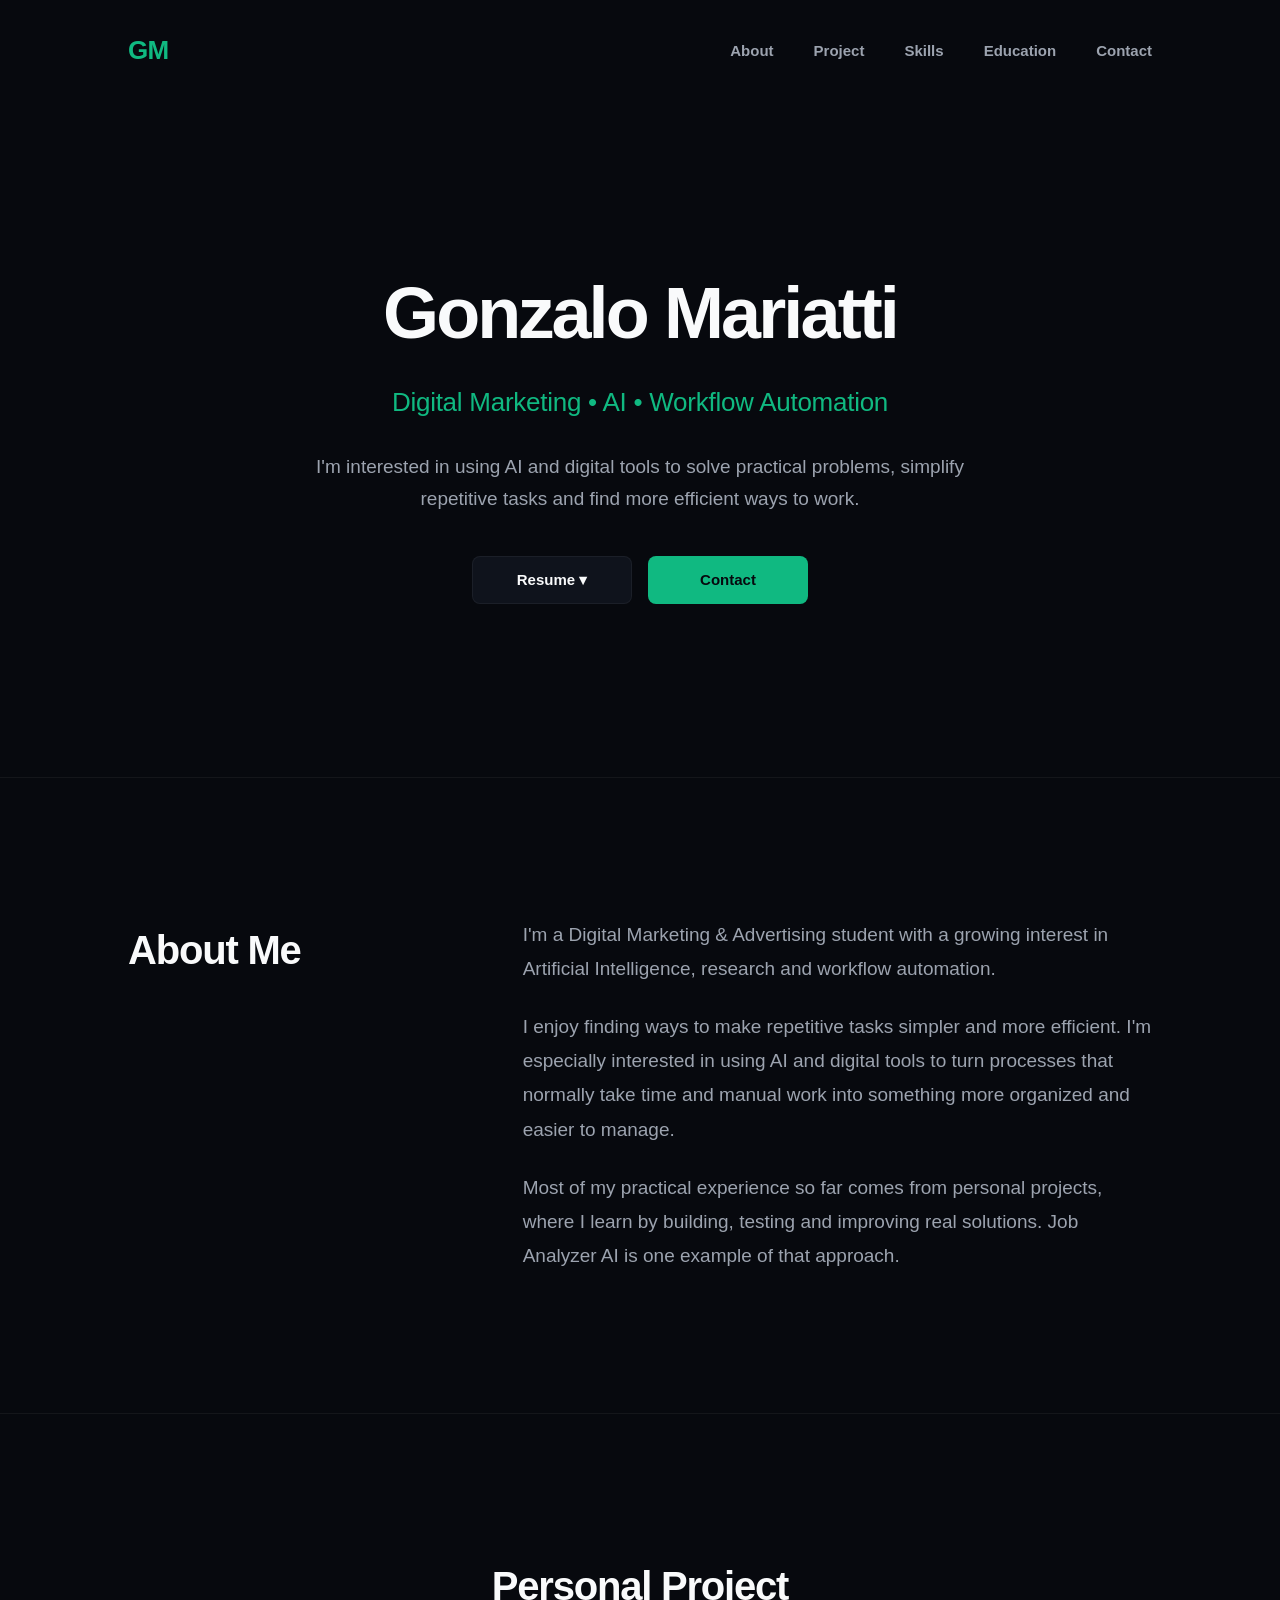
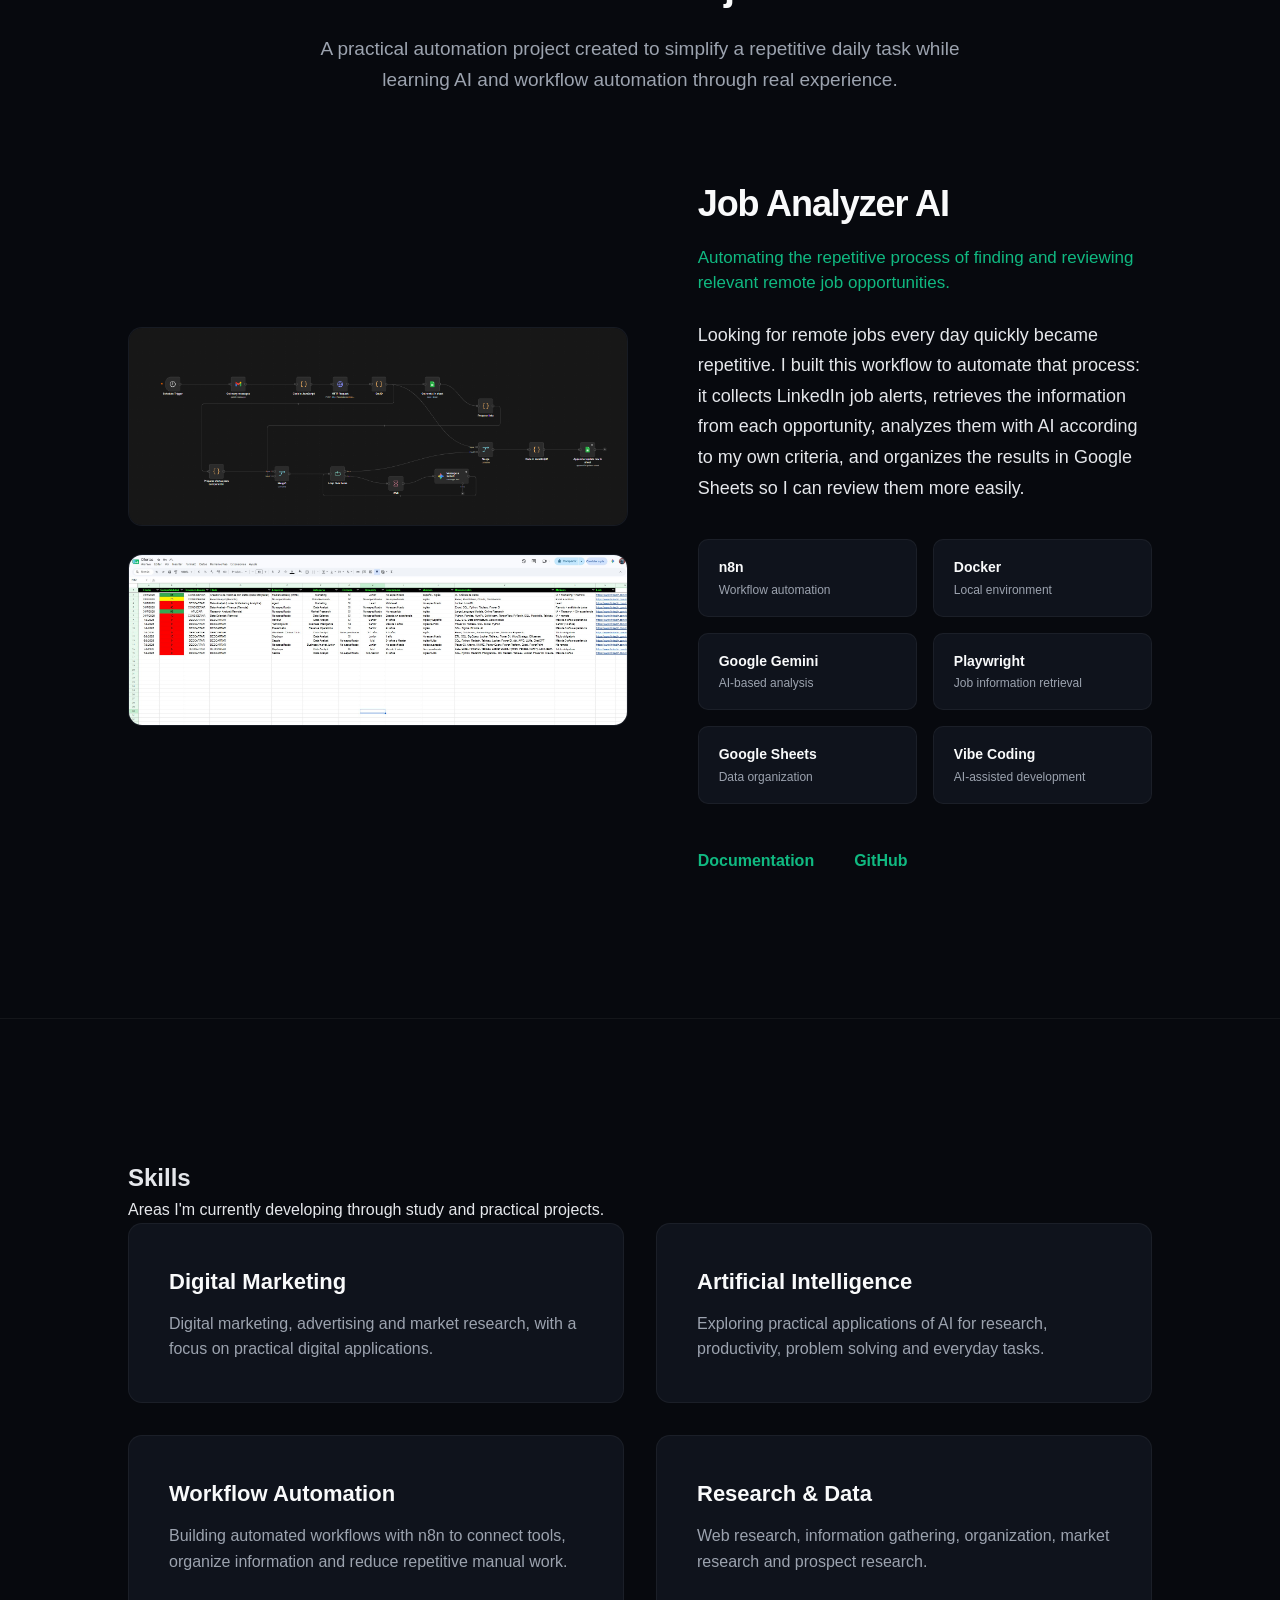
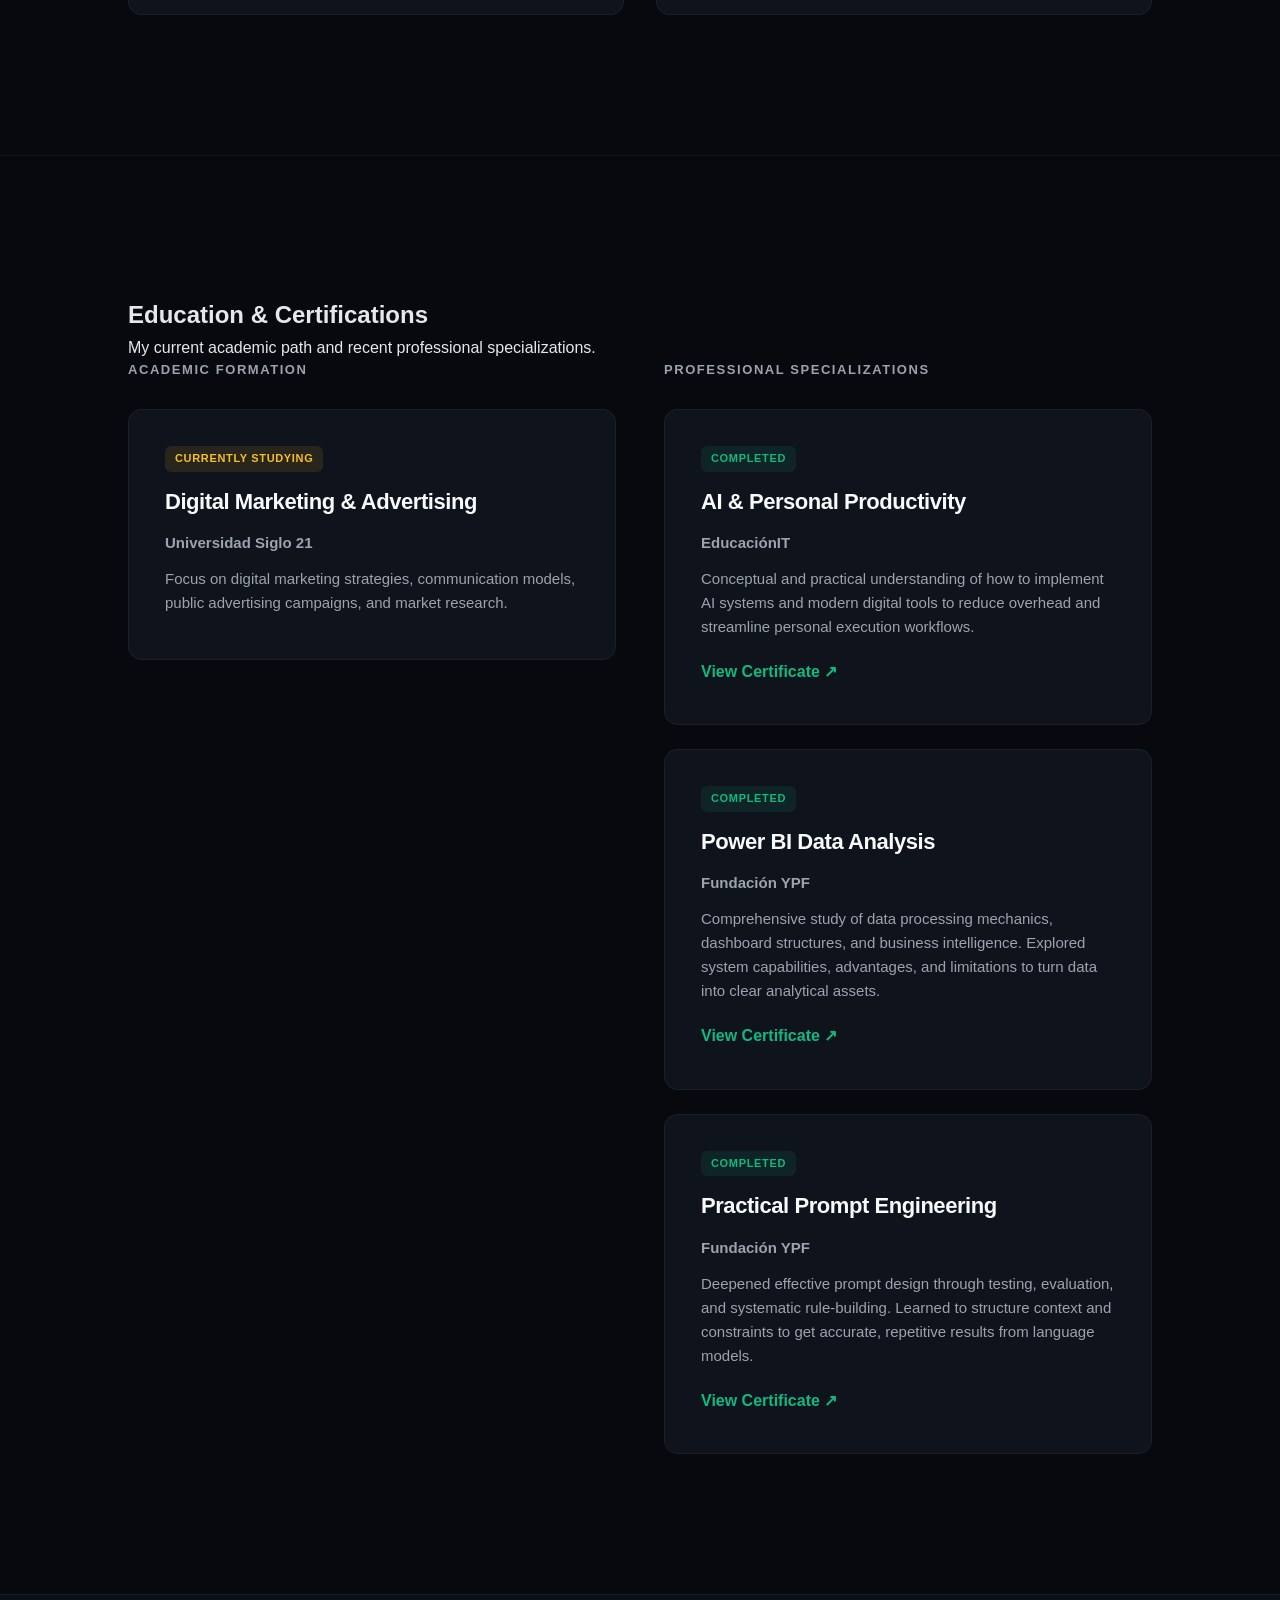
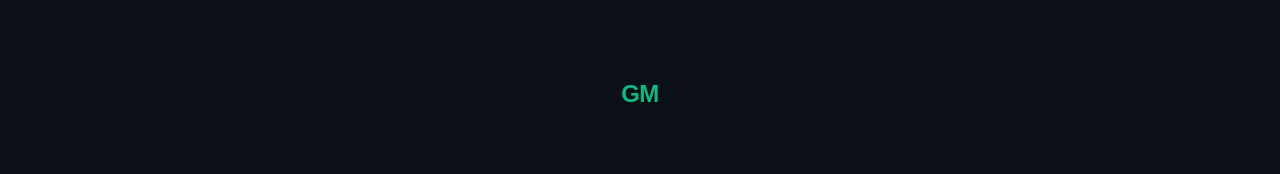
<file: index.html>
<!DOCTYPE html>
<html lang="en">
<head>
    <meta charset="UTF-8">
    <meta name="viewport" content="width=device-width, initial-scale=1.0">
    <meta name="description" content="Gonzalo Mariatti — Digital Marketing, Artificial Intelligence and Workflow Automation.">
    <title>Gonzalo Mariatti | Portfolio</title>
    <link rel="stylesheet" href="style.css">
</head>
<body>

    <!-- Navigation -->
    <nav>
        <div class="logo">GM</div>
        <ul>
            <li><a href="#about">About</a></li>
            <li><a href="#project">Project</a></li>
            <li><a href="#skills">Skills</a></li>
            <li><a href="#education">Education</a></li>
            <li><a href="contact.html">Contact</a></li>
        </ul>
    </nav>

    <!-- Hero -->
    <section class="hero">
        <div class="hero-content">
            <h1>Gonzalo Mariatti</h1>
            <h2>Digital Marketing • AI • Workflow Automation</h2>
            <p>
                I'm interested in using AI and digital tools to solve practical problems,
                simplify repetitive tasks and find more efficient ways to work.
            </p>
            <div class="buttons">
                <!-- Resume Dropdown -->
                <div class="resume-dropdown">
                    <button class="resume-button">Resume ▾</button>
                    <div class="resume-options">
                        <a href="assets/documents/resume-es.pdf" target="_blank">🇪🇸 Spanish Resume</a>
                        <a href="assets/documents/resume-en.pdf" target="_blank">🇬🇧 English Resume</a>
                    </div>
                </div>
                <a href="contact.html" class="hero-contact-btn">Contact</a>
            </div>
        </div>
    </section>

    <!-- About -->
    <section id="about" class="about">
        <div class="about-title">
            <h2>About Me</h2>
        </div>
        <div class="about-text">
            <p>
                I'm a Digital Marketing & Advertising student with a growing interest
                in Artificial Intelligence, research and workflow automation.
            </p>
            <p>
                I enjoy finding ways to make repetitive tasks simpler and more efficient.
                I'm especially interested in using AI and digital tools to turn processes
                that normally take time and manual work into something more organized
                and easier to manage.
            </p>
            <p>
                Most of my practical experience so far comes from personal projects,
                where I learn by building, testing and improving real solutions.
                Job Analyzer AI is one example of that approach.
            </p>
        </div>
    </section>

    <!-- Personal Project -->
    <section id="project" class="project">
        <div class="project-header">
            <h2>Personal Project</h2>
            <p>
                A practical automation project created to simplify a repetitive daily
                task while learning AI and workflow automation through real experience.
            </p>
        </div>

        <div class="project-card">
            <div class="project-image">
                <img src="assets/images/workflw.png" alt="Job Analyzer AI workflow built with n8n">
                <img src="assets/images/sheet.png" alt="Google Sheets results from the Job Analyzer AI project">
            </div>

            <div class="project-info">
                <h3>Job Analyzer AI</h3>
                <h4>Automating the repetitive process of finding and reviewing relevant remote job opportunities.</h4>
                <p>
                    Looking for remote jobs every day quickly became repetitive.
                    I built this workflow to automate that process: it collects
                    LinkedIn job alerts, retrieves the information from each
                    opportunity, analyzes them with AI according to my own criteria,
                    and organizes the results in Google Sheets so I can review
                    them more easily.
                </p>

                <div class="tech-stack">
                    <div class="tech-item">
                        <strong>n8n</strong>
                        <small>Workflow automation</small>
                    </div>
                    <div class="tech-item">
                        <strong>Docker</strong>
                        <small>Local environment</small>
                    </div>
                    <div class="tech-item">
                        <strong>Google Gemini</strong>
                        <small>AI-based analysis</small>
                    </div>
                    <div class="tech-item">
                        <strong>Playwright</strong>
                        <small>Job information retrieval</small>
                    </div>
                    <div class="tech-item">
                        <strong>Google Sheets</strong>
                        <small>Data organization</small>
                    </div>
                    <div class="tech-item">
                        <strong>Vibe Coding</strong>
                        <small>AI-assisted development</small>
                    </div>
                </div>

                <div class="project-buttons">
                    <a href="assets/documents/jobai.docx" target="_blank">Documentation</a>
                    <a href="https://github.com" target="_blank">GitHub</a>
                </div>
            </div>
        </div>
    </section>

    <!-- Skills -->
    <section id="skills" class="skills">
        <div class="section-header">
            <h2>Skills</h2>
            <p>Areas I'm currently developing through study and practical projects.</p>
        </div>

        <div class="skills-grid">
            <div class="skill-card">
                <h3>Digital Marketing</h3>
                <p>Digital marketing, advertising and market research, with a focus on practical digital applications.</p>
            </div>

            <div class="skill-card">
                <h3>Artificial Intelligence</h3>
                <p>Exploring practical applications of AI for research, productivity, problem solving and everyday tasks.</p>
            </div>

            <div class="skill-card">
                <h3>Workflow Automation</h3>
                <p>Building automated workflows with n8n to connect tools, organize information and reduce repetitive manual work.</p>
            </div>

            <div class="skill-card">
                <h3>Research & Data</h3>
                <p>Web research, information gathering, organization, market research and prospect research.</p>
            </div>
        </div>
    </section>

    <!-- Education & Certifications -->
    <section id="education" class="education">
        <div class="section-header">
            <h2>Education & Certifications</h2>
            <p>My current academic path and recent professional specializations.</p>
        </div>

        <div class="education-grid">
            <!-- Academic Column -->
            <div class="education-group">
                <span class="group-label">Academic Formation</span>
                
                <div class="education-card">
                    <div class="card-status-badge">Currently studying</div>
                    <h3>Digital Marketing & Advertising</h3>
                    <h4>Universidad Siglo 21</h4>
                    <p>Focus on digital marketing strategies, communication models, public advertising campaigns, and market research.</p>
                </div>
            </div>

            <!-- Certifications Column -->
            <div class="education-group">
                <span class="group-label">Professional Specializations</span>

                <div class="education-card">
                    <div class="card-status-badge completed">Completed</div>
                    <h3>AI & Personal Productivity</h3>
                    <h4>EducaciónIT</h4>
                    <p>Conceptual and practical understanding of how to implement AI systems and modern digital tools to reduce overhead and streamline personal execution workflows.</p>
                    <a href="assets/documents/ProductividadIT.pdf" target="_blank" class="cert-link">
                        View Certificate <span class="arrow">↗</span>
                    </a>
                </div>

                <div class="education-card">
                    <div class="card-status-badge completed">Completed</div>
                    <h3>Power BI Data Analysis</h3>
                    <h4>Fundación YPF</h4>
                    <p>Comprehensive study of data processing mechanics, dashboard structures, and business intelligence. Explored system capabilities, advantages, and limitations to turn data into clear analytical assets.</p>
                    <a href="assets/documents/powerbicurso.pdf" target="_blank" class="cert-link">
                        View Certificate <span class="arrow">↗</span>
                    </a>
                </div>

                <div class="education-card">
                    <div class="card-status-badge completed">Completed</div>
                    <h3>Practical Prompt Engineering</h3>
                    <h4>Fundación YPF</h4>
                    <p>Deepened effective prompt design through testing, evaluation, and systematic rule-building. Learned to structure context and constraints to get accurate, repetitive results from language models.</p>
                    <a href="assets/documents/promptcurso.pdf" target="_blank" class="cert-link">
                        View Certificate <span class="arrow">↗</span>
                    </a>
                </div>
            </div>
        </div>
    </section>

    <!-- Footer -->
    <footer class="main-footer">
        <div class="footer-content">
            <span class="footer-logo">GM</span>
</file>
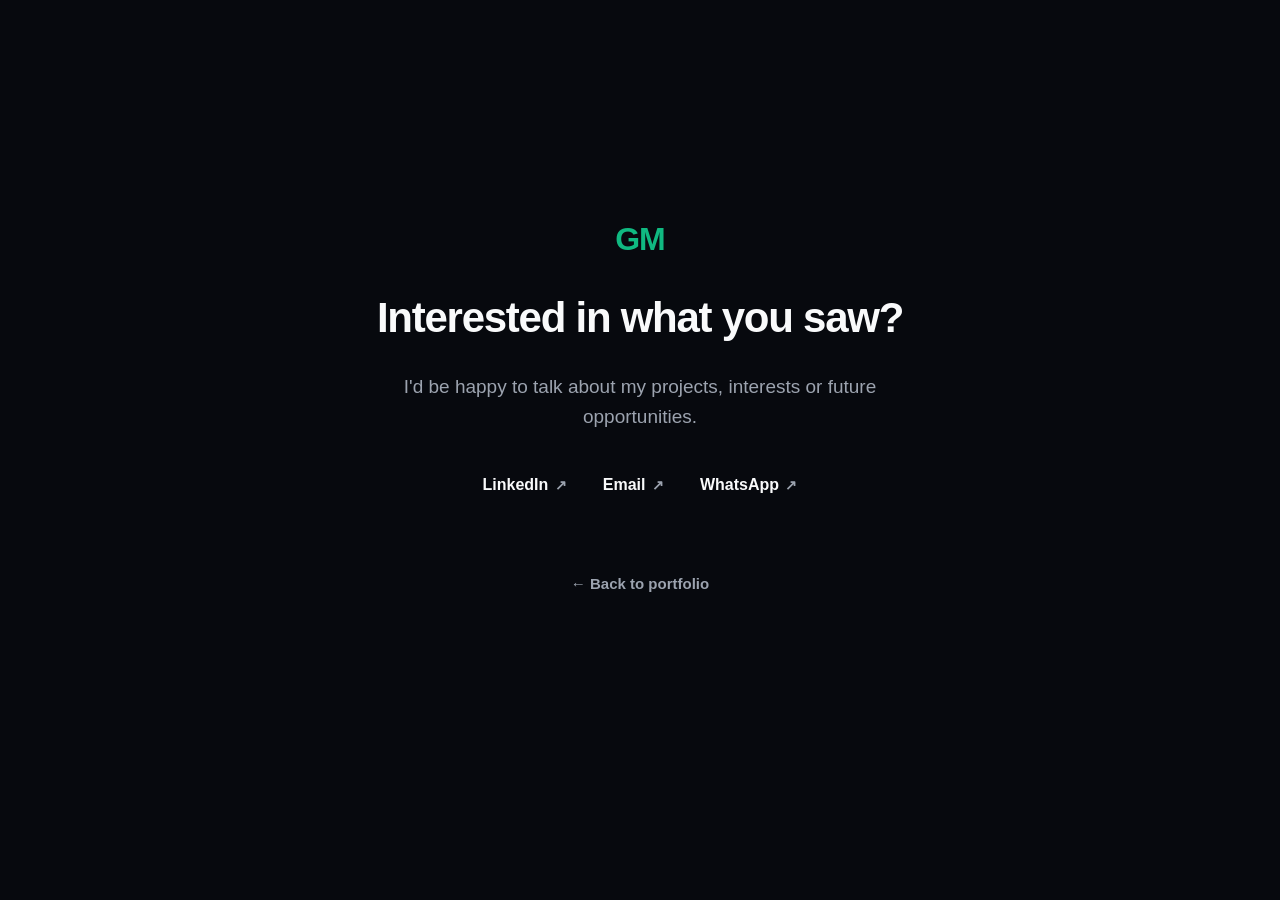
<file: contact.html>
<!DOCTYPE html>
<html lang="en">
<head>
    <meta charset="UTF-8">
    <meta name="viewport" content="width=device-width, initial-scale=1.0">
    <meta name="description" content="Contact Gonzalo Mariatti — Digital Marketing, AI and Workflow Automation.">
    <title>Contact | Gonzalo Mariatti</title>
    <link rel="stylesheet" href="style.css">
    <style>
        /* =========================================================
           CONTACT SPECIFIC PROTOCOL (Anti-invisibility Patch)
        ========================================================= */
        .contact-page {
            min-height: 90vh;
            display: flex;
            justify-content: center;
            align-items: center;
            padding: 40px 10%;
            background-color: #07090E;
        }

        .contact-container {
            max-width: 600px;
            display: flex;
            flex-direction: column;
            align-items: center;
            text-align: center;
            gap: 28px;
        }

        .contact-logo {
            font-size: 32px;
            font-weight: 800;
            color: #10B981;
            letter-spacing: -0.03em;
        }

        .contact-container h1 {
            font-size: 42px;
            color: #F9FAFB;
            letter-spacing: -0.03em;
            font-weight: 800;
            line-height: 1.2;
        }

        .contact-subtitle {
            font-size: 19px;
            color: #9CA3AF;
            max-width: 500px;
        }

        .contact-links {
            display: flex;
            justify-content: center;
            align-items: center;
            gap: 36px;
            margin: 12px 0 24px;
            flex-wrap: wrap;
        }

        /* Enlaces de Redes de Alta Visibilidad Nítida */
        .contact-item-link {
            font-size: 16px;
            font-weight: 700;
            color: #F9FAFB; /* Asegura visibilidad permanente */
            position: relative;
            padding-bottom: 6px;
            transition: color 450ms cubic-bezier(0.16, 1, 0.3, 1);
        }

        .contact-item-link::after {
            content: '';
            position: absolute;
            bottom: 0;
            left: 0;
            width: 0;
            height: 2px;
            background-color: #10B981;
            transition: width 450ms cubic-bezier(0.16, 1, 0.3, 1);
        }

        .contact-item-link:hover {
            color: #10B981;
        }

        .contact-item-link:hover::after {
            width: 100%;
        }

        .contact-item-link .arrow {
            display: inline-block;
            font-size: 14px;
            color: #9CA3AF;
            transition: transform 450ms cubic-bezier(0.16, 1, 0.3, 1), color 450ms cubic-bezier(0.16, 1, 0.3, 1);
            margin-left: 2px;
        }

        .contact-item-link:hover .arrow {
            transform: translate(3px, -3px);
            color: #10B981;
        }

        .back-link {
            font-size: 15px;
            font-weight: 600;
            color: #9CA3AF;
            transition: color 450ms cubic-bezier(0.16, 1, 0.3, 1), transform 450ms cubic-bezier(0.16, 1, 0.3, 1);
            margin-top: 16px;
        }

        .back-link:hover {
            color: #10B981;
            transform: translateX(-4px);
        }
    </style>
</head>
<body>

    <main class="contact-page">
        <div class="contact-container">
            
            <div class="contact-logo">GM</div>

            <h1>Interested in what you saw?</h1>
            
            <p class="contact-subtitle">
                I'd be happy to talk about my projects, interests or future opportunities.
            </p>

            <div class="contact-links">
                <a href="https://linkedin.com" target="_blank" rel="noopener noreferrer" class="contact-item-link">
                    LinkedIn <span class="arrow">↗</span>
                </a>

                <a href="mailto:gonzaa9.2005@gmail.com" class="contact-item-link">
                    Email <span class="arrow">↗</span>
                </a>

                <a href="https://wa.me" target="_blank" rel="noopener noreferrer" class="contact-item-link">
                    WhatsApp <span class="arrow">↗</span>
                </a>
            </div>

            <a href="index.html" class="back-link">
                ← Back to portfolio
            </a>

        </div>
    </main>

</body>
</html>
</file>
<file: style.css>
/* =========================================================
   ULTRA-PREMIUM DEEP DARK DESIGN SYSTEM
========================================================= */
:root {
    --bg-dark: #07090E;
    --surface-card: #0F131C;
    --primary-core: #10B981;
    --primary-hover: #059669;
    --primary-glow: rgba(16, 185, 129, 0.15);
    --border-smooth: rgba(255, 255, 255, 0.05);
    --border-active: rgba(16, 185, 129, 0.3);
    
    --text-title: #F9FAFB;
    --text-body: #E5E7EB;
    --text-muted: #9CA3AF;
    
    --font-stack: 'Inter', sans-serif;
    --transition-premium: 450ms cubic-bezier(0.16, 1, 0.3, 1);
}

/* =========================================================
   RESETS & GLOBAL LAYOUT
========================================================= */
* {
    margin: 0;
    padding: 0;
    box-sizing: border-box;
}

html {
    scroll-behavior: smooth;
    background-color: var(--bg-dark);
}

body {
    font-family: var(--font-stack);
    color: var(--text-body);
    background-color: var(--bg-dark);
    line-height: 1.6;
    -webkit-font-smoothing: antialiased;
}

a {
    color: inherit;
    text-decoration: none;
}

img {
    max-width: 100%;
    display: block;
}

/* =========================================================
   NAVIGATION BAR
========================================================= */
nav {
    display: flex;
    justify-content: space-between;
    align-items: center;
    padding: 30px 10%;
    background: transparent;
}

.logo {
    font-size: 26px;
    font-weight: 800;
    color: var(--primary-core);
    letter-spacing: -0.03em;
}

nav ul {
    display: flex;
    align-items: center;
    list-style: none;
    gap: 40px;
}

nav a {
    color: var(--text-muted);
    font-weight: 600;
    font-size: 15px;
    position: relative;
    padding: 4px 0;
    transition: color var(--transition-premium);
}

nav a::after {
    content: '';
    position: absolute;
    bottom: 0;
    left: 0;
    width: 0;
    height: 2px;
    background-color: var(--primary-core);
    transition: width var(--transition-premium);
}

nav a:hover {
    color: var(--text-title);
}

nav a:hover::after {
    width: 100%;
}

/* =========================================================
   HERO SECTION (Mathematical Symmetry)
========================================================= */
.hero {
    min-height: 75vh;
    display: flex;
    justify-content: center;
    align-items: center;
    padding: 40px 10%;
}

.hero-content {
    max-width: 800px;
    display: flex;
    flex-direction: column;
    align-items: center;
    text-align: center;
    gap: 28px;
}

.hero-content h1 {
    font-size: 72px;
    color: var(--text-title);
    letter-spacing: -0.04em;
    line-height: 1.1;
    font-weight: 800;
}

.hero-content h2 {
    font-size: 26px;
    font-weight: 500;
    color: var(--primary-core);
    letter-spacing: -0.01em;
}

.hero-content p {
    max-width: 700px;
    font-size: 19px;
    line-height: 1.7;
    color: var(--text-muted);
}

/* Contenedor de Botones Sincronizados al Pixel */
.buttons {
    display: flex;
    justify-content: center;
    align-items: center;
    gap: 16px;
    margin-top: 12px;
}

.hero-contact-btn {
    display: inline-flex;
    align-items: center;
    justify-content: center;
    width: 160px;
    height: 48px;
    background: var(--primary-core);
    color: var(--bg-dark);
    border-radius: 8px;
    font-weight: 700;
    font-size: 15px;
    border: 1px solid transparent;
    transition: background-color var(--transition-premium), transform var(--transition-premium);
}

.hero-contact-btn:hover {
    background: var(--primary-hover);
    transform: translateY(-2px);
}

.resume-dropdown {
    position: relative;
}

.resume-button {
    display: inline-flex;
    align-items: center;
    justify-content: center;
    width: 160px;
    height: 48px;
    background: var(--surface-card);
    border: 1px solid var(--border-smooth);
    color: var(--text-title);
    border-radius: 8px;
    font-family: var(--font-stack);
    font-weight: 700;
    font-size: 15px;
    cursor: pointer;
    transition: border-color var(--transition-premium), background-color var(--transition-premium), transform var(--transition-premium);
}

.resume-dropdown:hover .resume-button {
    border-color: var(--primary-core);
    background: rgba(16, 185, 129, 0.05);
    transform: translateY(-2px);
}

.resume-options {
    position: absolute;
    top: calc(100% + 8px);
    left: 50%;
    transform: translateX(-50%) translateY(10px);
    background: var(--surface-card);
    border: 1px solid var(--border-smooth);
    border-radius: 8px;
    min-width: 190px;
    opacity: 0;
    pointer-events: none;
    transition: opacity var(--transition-premium), transform var(--transition-premium);
    box-shadow: 0 10px 30px rgba(0, 0, 0, 0.5);
    z-index: 20;
}

.resume-dropdown:hover .resume-options {
    opacity: 1;
    pointer-events: auto;
    transform: translateX(-50%) translateY(0);
}

.resume-options a {
    display: block;
    padding: 12px 20px;
    font-size: 14px;
    color: var(--text-body);
    font-weight: 600;
    transition: background-color var(--transition-premium), color var(--transition-premium);
}

.resume-options a:hover {
    background-color: var(--primary-glow);
    color: var(--primary-core);
}

/* =========================================================
   ABOUT ME SECTION
========================================================= */
.about {
    display: grid;
    grid-template-columns: 1fr 2fr;
    gap: 80px;
    padding: 140px 10%;
    border-top: 1px solid var(--border-smooth);
}

.about-title h2 {
    font-size: 40px;
    color: var(--text-title);
    letter-spacing: -0.03em;
    font-weight: 800;
}

.about-text p {
    font-size: 19px;
    line-height: 1.8;
    color: var(--text-muted);
    margin-bottom: 24px;
}

.about-text p:last-child {
    margin-bottom: 0;
}
/* =========================================================
   PROJECT INTERACTIVE CARD (Console style)
========================================================= */
.project {
    padding: 140px 10%;
    border-top: 1px solid var(--border-smooth);
}

.project-header {
    text-align: center;
    max-width: 700px;
    margin: 0 auto 80px;
}

.project-header h2 {
    font-size: 40px;
    color: var(--text-title);
    letter-spacing: -0.03em;
    margin-bottom: 16px;
    font-weight: 800;
}

.project-header p {
    font-size: 19px;
    color: var(--text-muted);
}

.project-card {
    display: grid;
    grid-template-columns: 1.1fr 1fr;
    gap: 70px;
    align-items: center;
}

.project-image {
    display: flex;
    flex-direction: column;
    gap: 28px;
}

.project-image img {
    width: 100%;
    border-radius: 14px;
    border: 1px solid var(--border-smooth);
    background: #0b0f17;
    transition: border-color var(--transition-premium), box-shadow var(--transition-premium);
}

.project-card:hover .project-image img {
    border-color: var(--primary-core);
    box-shadow: 0 0 30px var(--primary-glow);
}

.project-info h3 {
    font-size: 36px;
    color: var(--text-title);
    margin-bottom: 12px;
    letter-spacing: -0.03em;
    font-weight: 800;
}

.project-info h4 {
    font-size: 17px;
    font-weight: 500;
    color: var(--primary-core);
    margin-bottom: 24px;
    line-height: 1.5;
}

.project-info p {
    font-size: 18px;
    line-height: 1.7;
    color: var(--text-body);
    margin-bottom: 36px;
}

/* Grilla de Tecnologías - Micro-Glow */
.tech-stack {
    display: grid;
    grid-template-columns: repeat(2, 1fr);
    gap: 16px;
    margin-bottom: 44px;
}

.tech-item {
    display: flex;
    flex-direction: column;
    gap: 2px;
    padding: 16px 20px;
    background: var(--surface-card);
    border: 1px solid var(--border-smooth);
    border-radius: 10px;
    transition: border-color var(--transition-premium), box-shadow var(--transition-premium), background-color var(--transition-premium);
}

.tech-item:hover {
    border-color: var(--primary-core);
    background-color: rgba(16, 185, 129, 0.02);
    box-shadow: 0 0 20px var(--primary-glow);
}

.tech-item strong {
    font-size: 14px;
    color: var(--text-title);
    font-weight: 700;
}

.tech-item small {
    font-size: 12px;
    color: var(--text-muted);
}

/* Links Orgánicos Avanzados */
.project-buttons {
    display: flex;
    gap: 40px;
}

.project-buttons a, .cert-link {
    display: inline-flex;
    align-items: center;
    font-size: 16px;
    font-weight: 700;
    color: var(--primary-core);
    position: relative;
    padding-bottom: 4px;
    transition: color var(--transition-premium);
}

.project-buttons a::after, .cert-link::after {
    content: '';
    position: absolute;
    bottom: 0;
    left: 0;
    width: 0;
    height: 2px;
    background-color: var(--primary-core);
    transition: width var(--transition-premium);
}

.project-buttons a:hover::after, .cert-link:hover::after {
    width: 100%;
}

/* =========================================================
   SKILLS GRID SYSTEM
========================================================= */
.skills {
    padding: 140px 10%;
    border-top: 1px solid var(--border-smooth);
}

.skills-grid {
    display: grid;
    grid-template-columns: repeat(2, 1fr);
    gap: 32px;
    max-width: 1200px;
    margin: 0 auto;
}

.skill-card {
    background: var(--surface-card);
    padding: 40px;
    border-radius: 14px;
    border: 1px solid var(--border-smooth);
    transition: border-color var(--transition-premium), box-shadow var(--transition-premium);
}

.skill-card:hover {
    border-color: var(--primary-core);
    box-shadow: 0 0 25px var(--primary-glow);
}

.skill-card h3 {
    font-size: 22px;
    color: var(--text-title);
    margin-bottom: 12px;
    font-weight: 700;
}

.skill-card p {
    font-size: 16px;
    color: var(--text-muted);
    line-height: 1.6;
}

/* =========================================================
   EDUCATION & CERTIFICATIONS (Symmetric Real Grid)
========================================================= */
.education {
    padding: 140px 10%;
    border-top: 1px solid var(--border-smooth);
}

.education-grid {
    display: grid;
    grid-template-columns: repeat(2, 1fr);
    gap: 48px;
    max-width: 1200px;
    margin: 0 auto;
    align-items: start;
}

.education-group {
    display: flex;
    flex-direction: column;
    gap: 24px;
}

.group-label {
    font-size: 13px;
    font-weight: 700;
    text-transform: uppercase;
    letter-spacing: 0.12em;
    color: var(--text-muted);
    margin-bottom: 4px;
}

.education-card {
    background: var(--surface-card);
    padding: 36px;
    border-radius: 14px;
    border: 1px solid var(--border-smooth);
    display: flex;
    flex-direction: column;
    align-items: flex-start;
    gap: 12px;
    transition: border-color var(--transition-premium), box-shadow var(--transition-premium);
}

.education-card:hover {
    border-color: var(--primary-core);
    box-shadow: 0 0 25px var(--primary-glow);
}

/* Badges Ejecutivos */
.card-status-badge {
    display: inline-flex;
    align-items: center;
    font-size: 11px;
    font-weight: 700;
    text-transform: uppercase;
    letter-spacing: 0.06em;
    color: #FBBF24;
    background: rgba(251, 191, 36, 0.1);
    padding: 4px 10px;
    border-radius: 6px;
}

.card-status-badge.completed {
    color: var(--primary-core);
    background: rgba(16, 185, 129, 0.1);
}

.education-card h3 {
    font-size: 22px;
    color: var(--text-title);
    font-weight: 700;
    letter-spacing: -0.02em;
}

.education-card h4 {
    font-size: 15px;
    font-weight: 600;
    color: var(--text-muted);
}

.education-card p {
    font-size: 15px;
    color: var(--text-muted);
    line-height: 1.6;
    margin-bottom: 8px;
}

.cert-link {
    margin-top: auto;
}

.cert-link .arrow {
    display: inline-block;
    margin-left: 4px;
    transition: transform var(--transition-premium);
}

.cert-link:hover .arrow {
    transform: translate(3px, -3px);
}

/* =========================================================
   MAIN FOOTER
========================================================= */
.main-footer {
    padding: 80px 10% 60px;
    border-top: 1px solid var(--border-smooth);
    background: #0b0f17;
}

.footer-content {
    display: flex;
    flex-direction: column;
    align-items: center;
    justify-content: center;
    gap: 16px;
    text-align: center;
    max-width: 600px;
    margin: 0 auto;
}

.footer-logo {
    font-size: 24px;
    font-weight: 800;
    color: var(--primary-core);
    letter-spacing: -0.02em;
}

.main-footer p {
    font-size: 14px;
    color: var(--text-muted);
}

.footer-tagline {
    font-size: 13px;
    font-weight: 600;
    color: var(--primary-core);
    text-transform: uppercase;
    letter-spacing: 0.08em;
}

/* RESPONSIVE BREAKPOINTS */
@media (max-width: 968px) {
    nav { padding: 24px 5%; }
    .about, .project-card, .skills-grid, .education-grid {
        grid-template-columns: 1fr;
        gap: 40px;
    }
    .hero-content h1 { font-size: 48px; }
    .hero-content h2 { font-size: 20px; }
}
</file>
